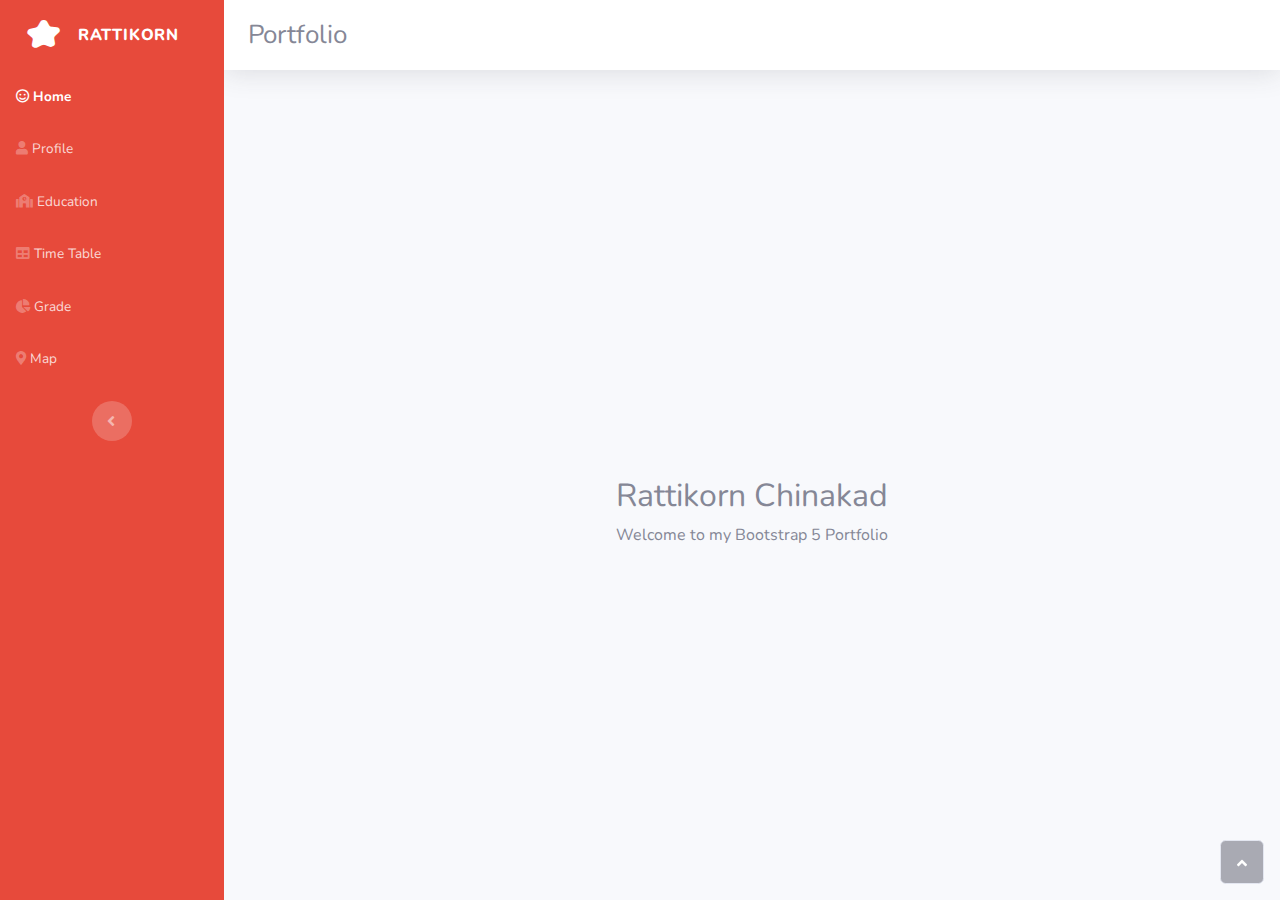
<file: index.html>
<!DOCTYPE html>
<html lang="en">

<head>
    <meta charset="utf-8">
    <meta name="viewport" content="width=device-width, initial-scale=1.0, shrink-to-fit=no">
    <title>Dashboard - Brand</title>
    <link rel="stylesheet" href="assets/bootstrap/css/bootstrap.min.css">
    <link rel="stylesheet" href="https://fonts.googleapis.com/css?family=Nunito:200,200i,300,300i,400,400i,600,600i,700,700i,800,800i,900,900i&amp;display=swap">
    <link rel="stylesheet" href="assets/fonts/fontawesome-all.min.css">
    <link rel="stylesheet" href="assets/css/styles.min.css">
</head>

<body id="page-top">
    <div id="wrapper">
        <nav class="navbar navbar-dark align-items-start sidebar sidebar-dark accordion bg-gradient-primary p-0" style="background: var(--bs-red);">
            <div class="container-fluid d-flex flex-column p-0"><a class="navbar-brand d-flex justify-content-center align-items-center sidebar-brand m-0" href="#">
                    <div class="sidebar-brand-icon rotate-n-15"><i class="fas fa-splotch"></i></div>
                    <div class="sidebar-brand-text mx-3"><span>Rattikorn</span></div>
                </a>
                <hr class="sidebar-divider my-0">
                <ul class="navbar-nav text-light" id="accordionSidebar">
                    <li class="nav-item"><a class="nav-link active" href="index.html"><i class="far fa-smile"></i><span>Home</span></a></li>
                    <li class="nav-item"><a class="nav-link" href="profile.html"><i class="fas fa-user"></i><span>Profile</span></a></li>
                    <li class="nav-item"><a class="nav-link" href="education.html"><i class="fas fa-school"></i><span>Education</span></a></li>
                    <li class="nav-item"><a class="nav-link" href="table.html"><i class="fas fa-table"></i><span>Time Table</span></a></li>
                    <li class="nav-item"><a class="nav-link" href="grade.html"><i class="fas fa-chart-pie"></i><span>Grade</span></a><a class="nav-link" href="map.html"><i class="fas fa-map-marker-alt"></i><span>Map</span></a></li>
                </ul>
                <div class="text-center d-none d-md-inline"><button class="btn rounded-circle border-0" id="sidebarToggle" type="button"></button></div>
            </div>
        </nav>
        <div class="d-flex flex-column" id="content-wrapper">
            <div id="content">
                <nav class="navbar navbar-light navbar-expand bg-white shadow mb-4 topbar static-top">
                    <div class="container-fluid"><button class="btn btn-link d-md-none rounded-circle me-3" id="sidebarToggleTop" type="button"><i class="fas fa-bars"></i></button>
                        <h1 style="font-size: 26px;text-align: left;margin-bottom: auto;margin-top: auto;border-color: rgb(255,255,255);">Portfolio</h1>
                    </div>
                </nav>
                <div class="container py-4 py-xl-5" style="height: 100%;display: flex;">
                    <div class="row mb-5" style="margin-right: auto;margin-left: auto;width: 100%;">
                        <div class="col-md-8 col-xl-6 text-center mx-auto" style="margin-bottom: auto;margin-top: auto;">
                            <h2>Rattikorn Chinakad</h2>
                            <p class="w-lg-50">Welcome to my Bootstrap 5 Portfolio</p>
                        </div>
                    </div>
                </div>
            </div>
        </div><a class="border rounded d-inline scroll-to-top" href="#page-top"><i class="fas fa-angle-up"></i></a>
    </div>
    <script src="assets/bootstrap/js/bootstrap.min.js"></script>
    <script src="assets/js/script.min.js"></script>
</body>

</html>
</file>
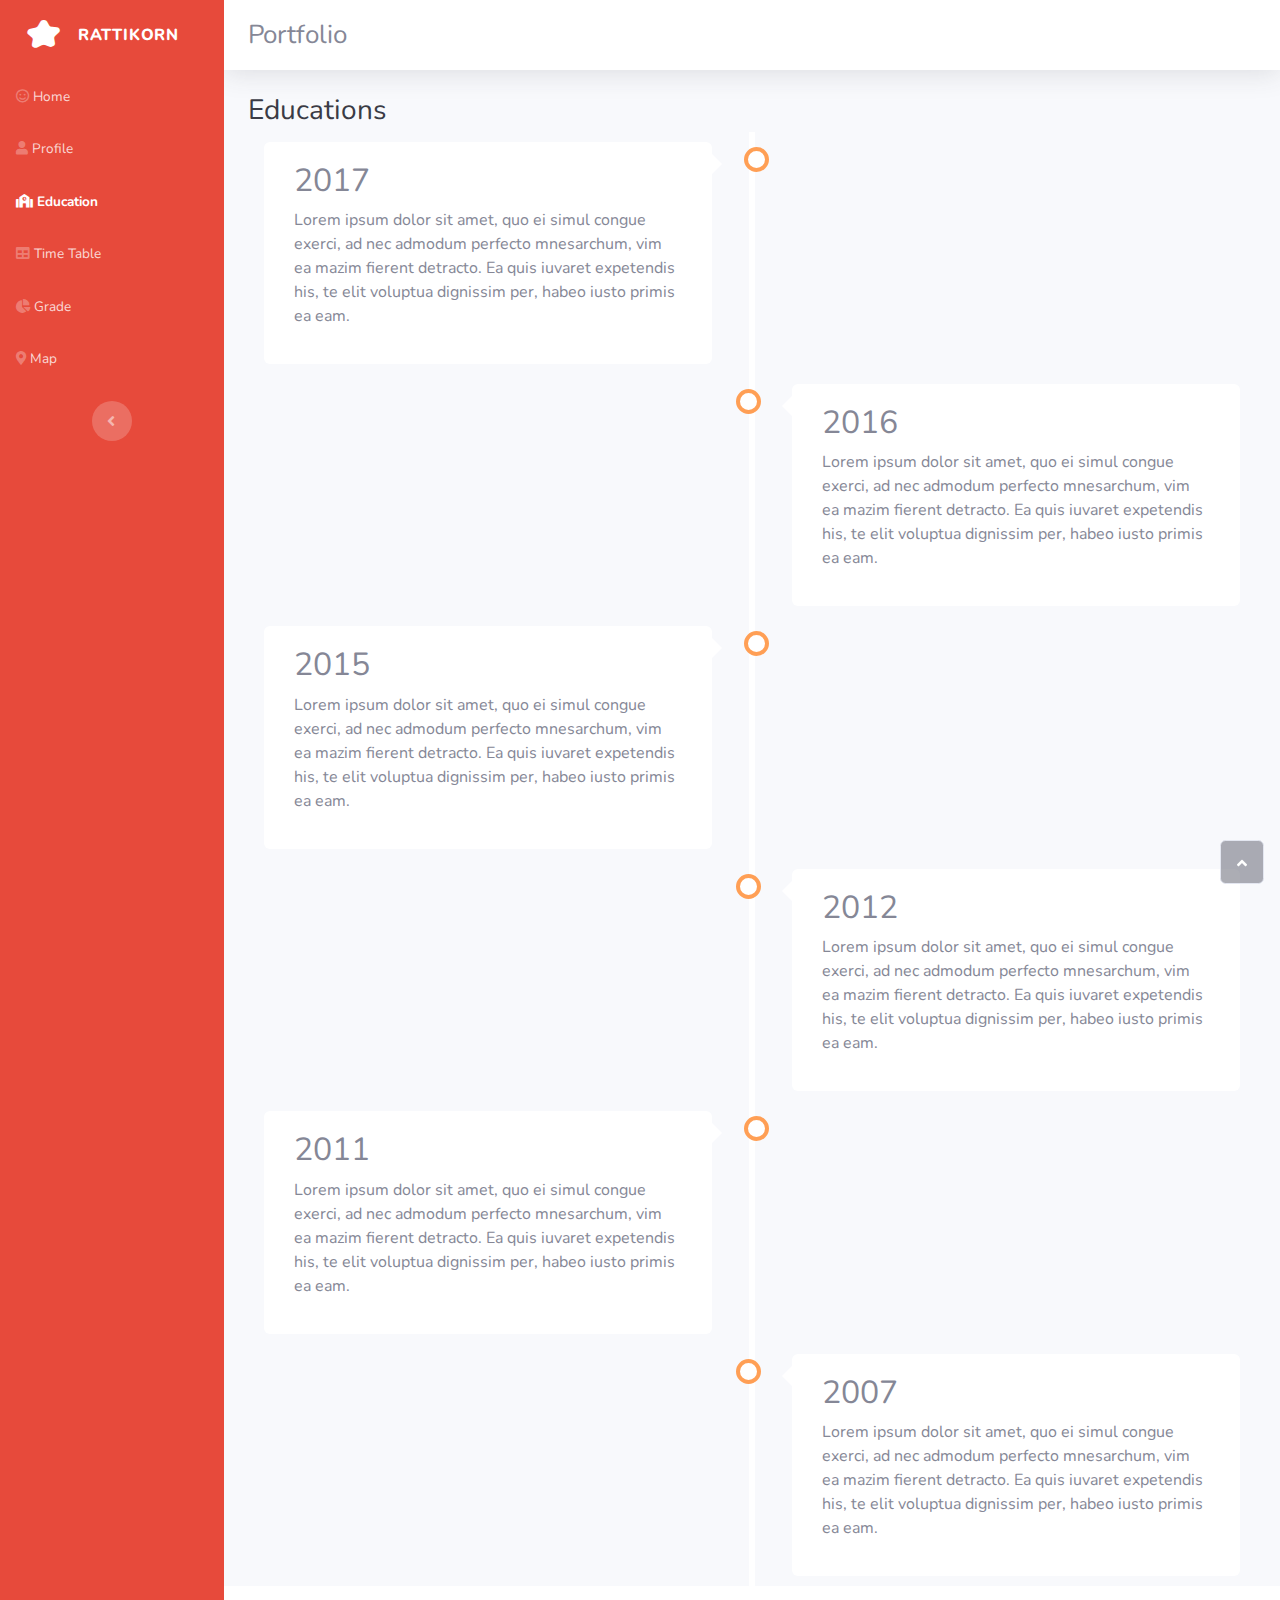
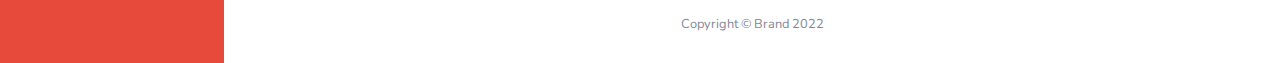
<file: education.html>
<!DOCTYPE html>
<html lang="en">

<head>
    <meta charset="utf-8">
    <meta name="viewport" content="width=device-width, initial-scale=1.0, shrink-to-fit=no">
    <title>Blank Page - Brand</title>
    <link rel="stylesheet" href="assets/bootstrap/css/bootstrap.min.css">
    <link rel="stylesheet" href="https://fonts.googleapis.com/css?family=Nunito:200,200i,300,300i,400,400i,600,600i,700,700i,800,800i,900,900i&amp;display=swap">
    <link rel="stylesheet" href="assets/fonts/fontawesome-all.min.css">
    <link rel="stylesheet" href="assets/css/styles.min.css">
</head>

<body id="page-top">
    <div id="wrapper">
        <nav class="navbar navbar-dark align-items-start sidebar sidebar-dark accordion bg-gradient-primary p-0" style="background: var(--bs-red);">
            <div class="container-fluid d-flex flex-column p-0"><a class="navbar-brand d-flex justify-content-center align-items-center sidebar-brand m-0" href="#">
                    <div class="sidebar-brand-icon rotate-n-15"><i class="fas fa-splotch"></i></div>
                    <div class="sidebar-brand-text mx-3"><span>Rattikorn</span></div>
                </a>
                <hr class="sidebar-divider my-0">
                <ul class="navbar-nav text-light" id="accordionSidebar">
                    <li class="nav-item"><a class="nav-link" href="index.html"><i class="far fa-smile"></i><span>Home</span></a></li>
                    <li class="nav-item"><a class="nav-link" href="profile.html"><i class="fas fa-user"></i><span>Profile</span></a></li>
                    <li class="nav-item"><a class="nav-link active" href="education.html"><i class="fas fa-school"></i><span>Education</span></a></li>
                    <li class="nav-item"><a class="nav-link" href="table.html"><i class="fas fa-table"></i><span>Time Table</span></a></li>
                    <li class="nav-item"><a class="nav-link" href="grade.html"><i class="fas fa-chart-pie"></i><span>Grade</span></a><a class="nav-link" href="map.html"><i class="fas fa-map-marker-alt"></i><span>Map</span></a></li>
                </ul>
                <div class="text-center d-none d-md-inline"><button class="btn rounded-circle border-0" id="sidebarToggle" type="button"></button></div>
            </div>
        </nav>
        <div class="d-flex flex-column" id="content-wrapper">
            <div id="content">
                <nav class="navbar navbar-light navbar-expand bg-white shadow mb-4 topbar static-top">
                    <div class="container-fluid"><button class="btn btn-link d-md-none rounded-circle me-3" id="sidebarToggleTop" type="button"><i class="fas fa-bars"></i></button>
                        <h1 style="font-size: 26px;text-align: left;margin-bottom: auto;margin-top: auto;border-color: rgb(255,255,255);">Portfolio</h1>
                    </div>
                </nav>
                <div class="container-fluid">
                    <h3 class="text-dark mb-1">Educations</h3>
                </div>
                <div class="gc005-timeline">
                    <div class="gc005-container gc005-left">
                        <div class="gc005-content">
                            <h2>2017</h2>
                            <p>Lorem ipsum dolor sit amet, quo ei simul congue exerci, ad nec admodum perfecto mnesarchum, vim ea mazim fierent detracto. Ea quis iuvaret expetendis his, te elit voluptua dignissim per, habeo iusto primis ea eam.</p>
                        </div>
                    </div>
                    <div class="gc005-container gc005-right">
                        <div class="gc005-content">
                            <h2>2016</h2>
                            <p>Lorem ipsum dolor sit amet, quo ei simul congue exerci, ad nec admodum perfecto mnesarchum, vim ea mazim fierent detracto. Ea quis iuvaret expetendis his, te elit voluptua dignissim per, habeo iusto primis ea eam.</p>
                        </div>
                    </div>
                    <div class="gc005-container gc005-left">
                        <div class="gc005-content">
                            <h2>2015</h2>
                            <p>Lorem ipsum dolor sit amet, quo ei simul congue exerci, ad nec admodum perfecto mnesarchum, vim ea mazim fierent detracto. Ea quis iuvaret expetendis his, te elit voluptua dignissim per, habeo iusto primis ea eam.</p>
                        </div>
                    </div>
                    <div class="gc005-container gc005-right">
                        <div class="gc005-content">
                            <h2>2012</h2>
                            <p>Lorem ipsum dolor sit amet, quo ei simul congue exerci, ad nec admodum perfecto mnesarchum, vim ea mazim fierent detracto. Ea quis iuvaret expetendis his, te elit voluptua dignissim per, habeo iusto primis ea eam.</p>
                        </div>
                    </div>
                    <div class="gc005-container gc005-left">
                        <div class="gc005-content">
                            <h2>2011</h2>
                            <p>Lorem ipsum dolor sit amet, quo ei simul congue exerci, ad nec admodum perfecto mnesarchum, vim ea mazim fierent detracto. Ea quis iuvaret expetendis his, te elit voluptua dignissim per, habeo iusto primis ea eam.</p>
                        </div>
                    </div>
                    <div class="gc005-container gc005-right">
                        <div class="gc005-content">
                            <h2>2007</h2>
                            <p>Lorem ipsum dolor sit amet, quo ei simul congue exerci, ad nec admodum perfecto mnesarchum, vim ea mazim fierent detracto. Ea quis iuvaret expetendis his, te elit voluptua dignissim per, habeo iusto primis ea eam.</p>
                        </div>
                    </div>
                </div>
            </div>
            <footer class="bg-white sticky-footer">
                <div class="container my-auto">
                    <div class="text-center my-auto copyright"><span>Copyright © Brand 2022</span></div>
                </div>
            </footer>
        </div><a class="border rounded d-inline scroll-to-top" href="#page-top"><i class="fas fa-angle-up"></i></a>
    </div>
    <script src="assets/bootstrap/js/bootstrap.min.js"></script>
    <script src="assets/js/script.min.js"></script>
</body>

</html>
</file>
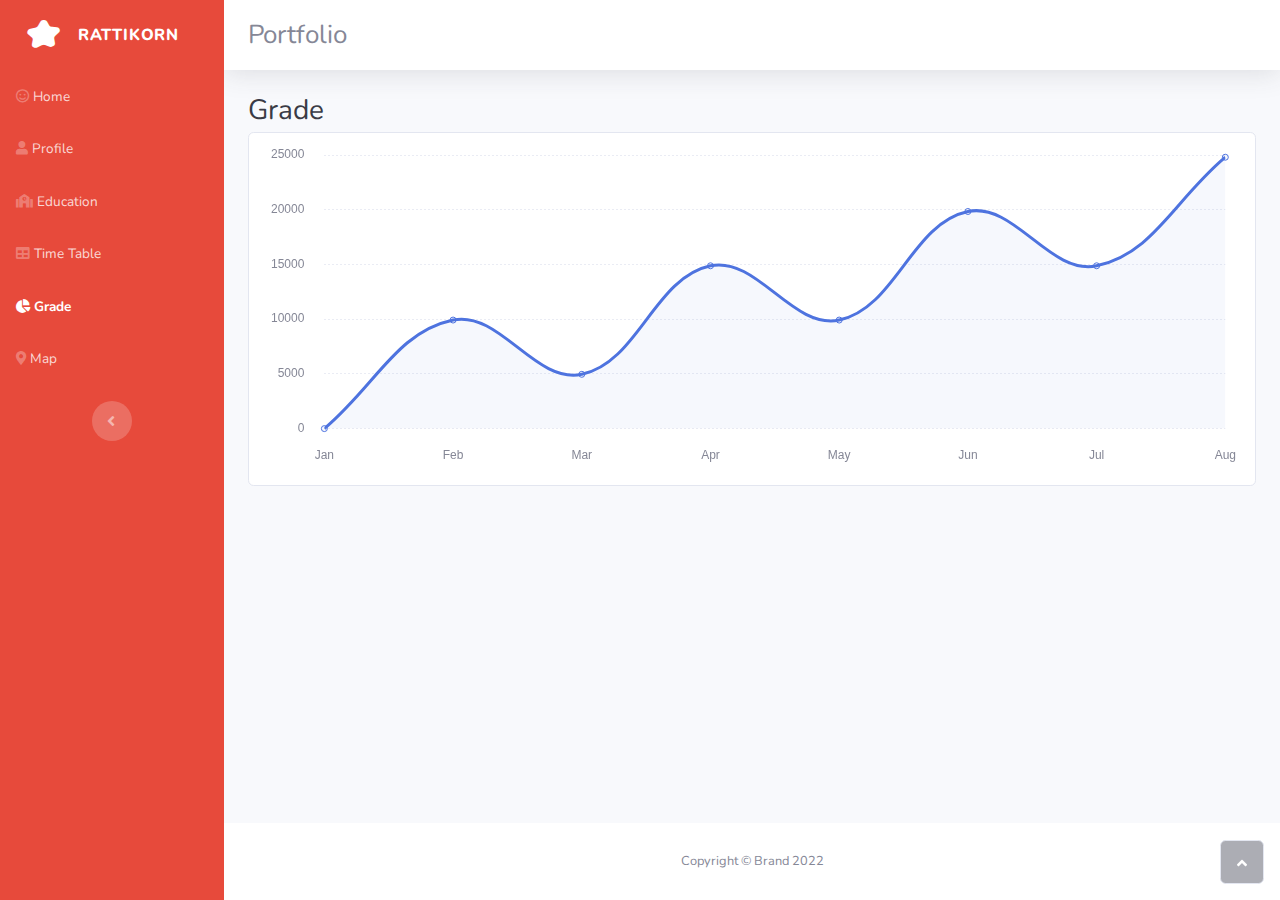
<file: grade.html>
<!DOCTYPE html>
<html lang="en">

<head>
    <meta charset="utf-8">
    <meta name="viewport" content="width=device-width, initial-scale=1.0, shrink-to-fit=no">
    <title>Blank Page - Brand</title>
    <link rel="stylesheet" href="assets/bootstrap/css/bootstrap.min.css">
    <link rel="stylesheet" href="https://fonts.googleapis.com/css?family=Nunito:200,200i,300,300i,400,400i,600,600i,700,700i,800,800i,900,900i&amp;display=swap">
    <link rel="stylesheet" href="assets/fonts/fontawesome-all.min.css">
    <link rel="stylesheet" href="assets/css/styles.min.css">
</head>

<body id="page-top">
    <div id="wrapper">
        <nav class="navbar navbar-dark align-items-start sidebar sidebar-dark accordion bg-gradient-primary p-0" style="background: var(--bs-red);">
            <div class="container-fluid d-flex flex-column p-0"><a class="navbar-brand d-flex justify-content-center align-items-center sidebar-brand m-0" href="#">
                    <div class="sidebar-brand-icon rotate-n-15"><i class="fas fa-splotch"></i></div>
                    <div class="sidebar-brand-text mx-3"><span>Rattikorn</span></div>
                </a>
                <hr class="sidebar-divider my-0">
                <ul class="navbar-nav text-light" id="accordionSidebar">
                    <li class="nav-item"><a class="nav-link" href="index.html"><i class="far fa-smile"></i><span>Home</span></a></li>
                    <li class="nav-item"><a class="nav-link" href="profile.html"><i class="fas fa-user"></i><span>Profile</span></a></li>
                    <li class="nav-item"><a class="nav-link" href="education.html"><i class="fas fa-school"></i><span>Education</span></a></li>
                    <li class="nav-item"><a class="nav-link" href="table.html"><i class="fas fa-table"></i><span>Time Table</span></a></li>
                    <li class="nav-item"><a class="nav-link active" href="grade.html"><i class="fas fa-chart-pie"></i><span>Grade</span></a><a class="nav-link" href="map.html"><i class="fas fa-map-marker-alt"></i><span>Map</span></a></li>
                </ul>
                <div class="text-center d-none d-md-inline"><button class="btn rounded-circle border-0" id="sidebarToggle" type="button"></button></div>
            </div>
        </nav>
        <div class="d-flex flex-column" id="content-wrapper">
            <div id="content">
                <nav class="navbar navbar-light navbar-expand bg-white shadow mb-4 topbar static-top">
                    <div class="container-fluid"><button class="btn btn-link d-md-none rounded-circle me-3" id="sidebarToggleTop" type="button"><i class="fas fa-bars"></i></button>
                        <h1 style="font-size: 26px;text-align: left;margin-bottom: auto;margin-top: auto;border-color: rgb(255,255,255);">Portfolio</h1>
                    </div>
                </nav>
                <div class="container-fluid">
                    <h3 class="text-dark mb-1">Grade</h3>
                </div>
                <div class="container">
                    <div class="card">
                        <div class="card-body">
                            <div class="chart-area"><canvas data-bss-chart="{&quot;type&quot;:&quot;line&quot;,&quot;data&quot;:{&quot;labels&quot;:[&quot;Jan&quot;,&quot;Feb&quot;,&quot;Mar&quot;,&quot;Apr&quot;,&quot;May&quot;,&quot;Jun&quot;,&quot;Jul&quot;,&quot;Aug&quot;],&quot;datasets&quot;:[{&quot;label&quot;:&quot;Earnings&quot;,&quot;fill&quot;:true,&quot;data&quot;:[&quot;0&quot;,&quot;10000&quot;,&quot;5000&quot;,&quot;15000&quot;,&quot;10000&quot;,&quot;20000&quot;,&quot;15000&quot;,&quot;25000&quot;],&quot;backgroundColor&quot;:&quot;rgba(78, 115, 223, 0.05)&quot;,&quot;borderColor&quot;:&quot;rgba(78, 115, 223, 1)&quot;}]},&quot;options&quot;:{&quot;maintainAspectRatio&quot;:false,&quot;legend&quot;:{&quot;display&quot;:false,&quot;labels&quot;:{&quot;fontStyle&quot;:&quot;normal&quot;}},&quot;title&quot;:{&quot;fontStyle&quot;:&quot;normal&quot;},&quot;scales&quot;:{&quot;xAxes&quot;:[{&quot;gridLines&quot;:{&quot;color&quot;:&quot;rgb(234, 236, 244)&quot;,&quot;zeroLineColor&quot;:&quot;rgb(234, 236, 244)&quot;,&quot;drawBorder&quot;:false,&quot;drawTicks&quot;:false,&quot;borderDash&quot;:[&quot;2&quot;],&quot;zeroLineBorderDash&quot;:[&quot;2&quot;],&quot;drawOnChartArea&quot;:false},&quot;ticks&quot;:{&quot;fontColor&quot;:&quot;#858796&quot;,&quot;fontStyle&quot;:&quot;normal&quot;,&quot;padding&quot;:20}}],&quot;yAxes&quot;:[{&quot;gridLines&quot;:{&quot;color&quot;:&quot;rgb(234, 236, 244)&quot;,&quot;zeroLineColor&quot;:&quot;rgb(234, 236, 244)&quot;,&quot;drawBorder&quot;:false,&quot;drawTicks&quot;:false,&quot;borderDash&quot;:[&quot;2&quot;],&quot;zeroLineBorderDash&quot;:[&quot;2&quot;]},&quot;ticks&quot;:{&quot;fontColor&quot;:&quot;#858796&quot;,&quot;fontStyle&quot;:&quot;normal&quot;,&quot;padding&quot;:20}}]}}}"></canvas></div>
                        </div>
                    </div>
                </div>
            </div>
            <footer class="bg-white sticky-footer">
                <div class="container my-auto">
                    <div class="text-center my-auto copyright"><span>Copyright © Brand 2022</span></div>
                </div>
            </footer>
        </div><a class="border rounded d-inline scroll-to-top" href="#page-top"><i class="fas fa-angle-up"></i></a>
    </div>
    <script src="assets/bootstrap/js/bootstrap.min.js"></script>
    <script src="assets/js/script.min.js"></script>
    <script src="assets/js/chart.min.min.js"></script>
</body>

</html>
</file>
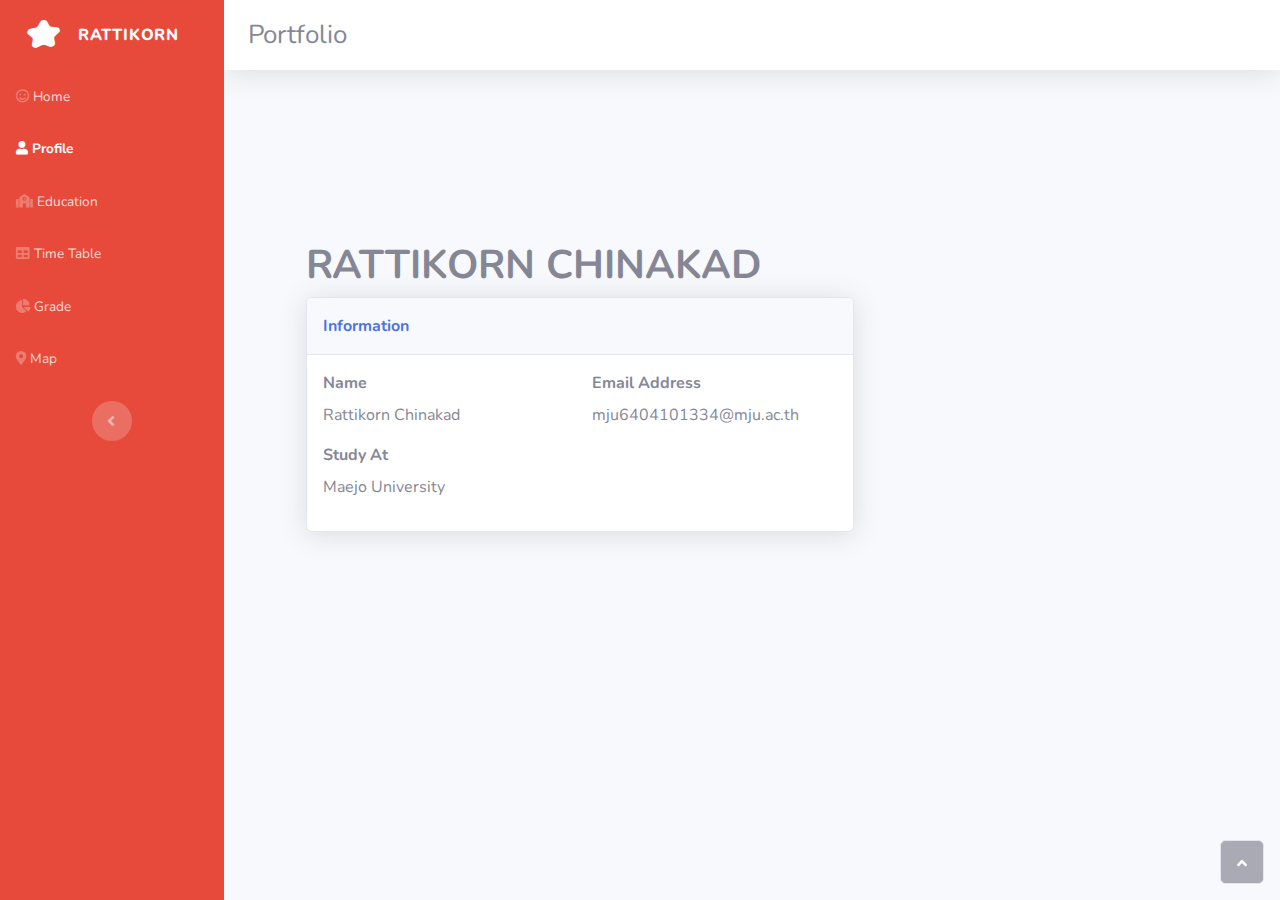
<file: profile.html>
<!DOCTYPE html>
<html lang="en">

<head>
    <meta charset="utf-8">
    <meta name="viewport" content="width=device-width, initial-scale=1.0, shrink-to-fit=no">
    <title>Profile - Brand</title>
    <link rel="stylesheet" href="assets/bootstrap/css/bootstrap.min.css">
    <link rel="stylesheet" href="https://fonts.googleapis.com/css?family=Nunito:200,200i,300,300i,400,400i,600,600i,700,700i,800,800i,900,900i&amp;display=swap">
    <link rel="stylesheet" href="assets/fonts/fontawesome-all.min.css">
    <link rel="stylesheet" href="assets/css/styles.min.css">
</head>

<body id="page-top">
    <div id="wrapper">
        <nav class="navbar navbar-dark align-items-start sidebar sidebar-dark accordion bg-gradient-primary p-0" style="background: var(--bs-red);">
            <div class="container-fluid d-flex flex-column p-0"><a class="navbar-brand d-flex justify-content-center align-items-center sidebar-brand m-0" href="#">
                    <div class="sidebar-brand-icon rotate-n-15"><i class="fas fa-splotch"></i></div>
                    <div class="sidebar-brand-text mx-3"><span>Rattikorn</span></div>
                </a>
                <hr class="sidebar-divider my-0">
                <ul class="navbar-nav text-light" id="accordionSidebar">
                    <li class="nav-item"><a class="nav-link" href="index.html"><i class="far fa-smile"></i><span>Home</span></a></li>
                    <li class="nav-item"><a class="nav-link active" href="profile.html"><i class="fas fa-user"></i><span>Profile</span></a></li>
                    <li class="nav-item"><a class="nav-link" href="education.html"><i class="fas fa-school"></i><span>Education</span></a></li>
                    <li class="nav-item"><a class="nav-link" href="table.html"><i class="fas fa-table"></i><span>Time Table</span></a></li>
                    <li class="nav-item"><a class="nav-link" href="grade.html"><i class="fas fa-chart-pie"></i><span>Grade</span></a><a class="nav-link" href="map.html"><i class="fas fa-map-marker-alt"></i><span>Map</span></a></li>
                </ul>
                <div class="text-center d-none d-md-inline"><button class="btn rounded-circle border-0" id="sidebarToggle" type="button"></button></div>
            </div>
        </nav>
        <div class="d-flex flex-column" id="content-wrapper">
            <div id="content">
                <nav class="navbar navbar-light navbar-expand bg-white shadow mb-4 topbar static-top">
                    <div class="container-fluid"><button class="btn btn-link d-md-none rounded-circle me-3" id="sidebarToggleTop" type="button"><i class="fas fa-bars"></i></button>
                        <h1 style="font-size: 26px;text-align: left;margin-bottom: auto;margin-top: auto;border-color: rgb(255,255,255);">Portfolio</h1>
                    </div>
                </nav>
                <section>
                    <div data-bss-parallax-bg="true" style="height: 600px;background-image: url(https://cdn.bootstrapstudio.io/placeholders/1400x800.png);background-position: center;background-size: cover;">
                        <div class="container h-100">
                            <div class="row h-100">
                                <div class="col-md-6 col-lg-8 text-center text-md-start d-flex d-sm-flex d-md-flex justify-content-center align-items-center justify-content-md-start align-items-md-center justify-content-xl-center">
                                    <div>
                                        <h1 class="text-uppercase fw-bold" style="width: 100%;">Rattikorn chinakad</h1>
                                        <div class="card shadow mb-3">
                                            <div class="card-header py-3">
                                                <p class="text-primary m-0 fw-bold">Information</p>
                                            </div>
                                            <div class="card-body">
                                                <form>
                                                    <div class="row">
                                                        <div class="col-lg-6">
                                                            <div class="mb-3"><label class="form-label" for="username"><strong>Name</strong><br></label>
                                                                <p>Rattikorn Chinakad</p>
                                                            </div>
                                                        </div>
                                                        <div class="col-lg-6">
                                                            <div class="mb-3"><label class="form-label" for="email"><strong>Email Address</strong></label>
                                                                <p>mju6404101334@mju.ac.th</p>
                                                            </div>
                                                        </div>
                                                        <div class="col-lg-5">
                                                            <div class="mb-3"><label class="form-label" for="email"><strong>Study At</strong></label>
                                                                <p>Maejo University</p>
                                                            </div>
                                                        </div>
                                                    </div>
                                                </form>
                                            </div>
                                        </div>
                                    </div>
                                </div>
                            </div>
                        </div>
                    </div>
                </section>
            </div>
        </div><a class="border rounded d-inline scroll-to-top" href="#page-top"><i class="fas fa-angle-up"></i></a>
    </div>
    <script src="assets/bootstrap/js/bootstrap.min.js"></script>
    <script src="assets/js/script.min.js"></script>
</body>

</html>
</file>
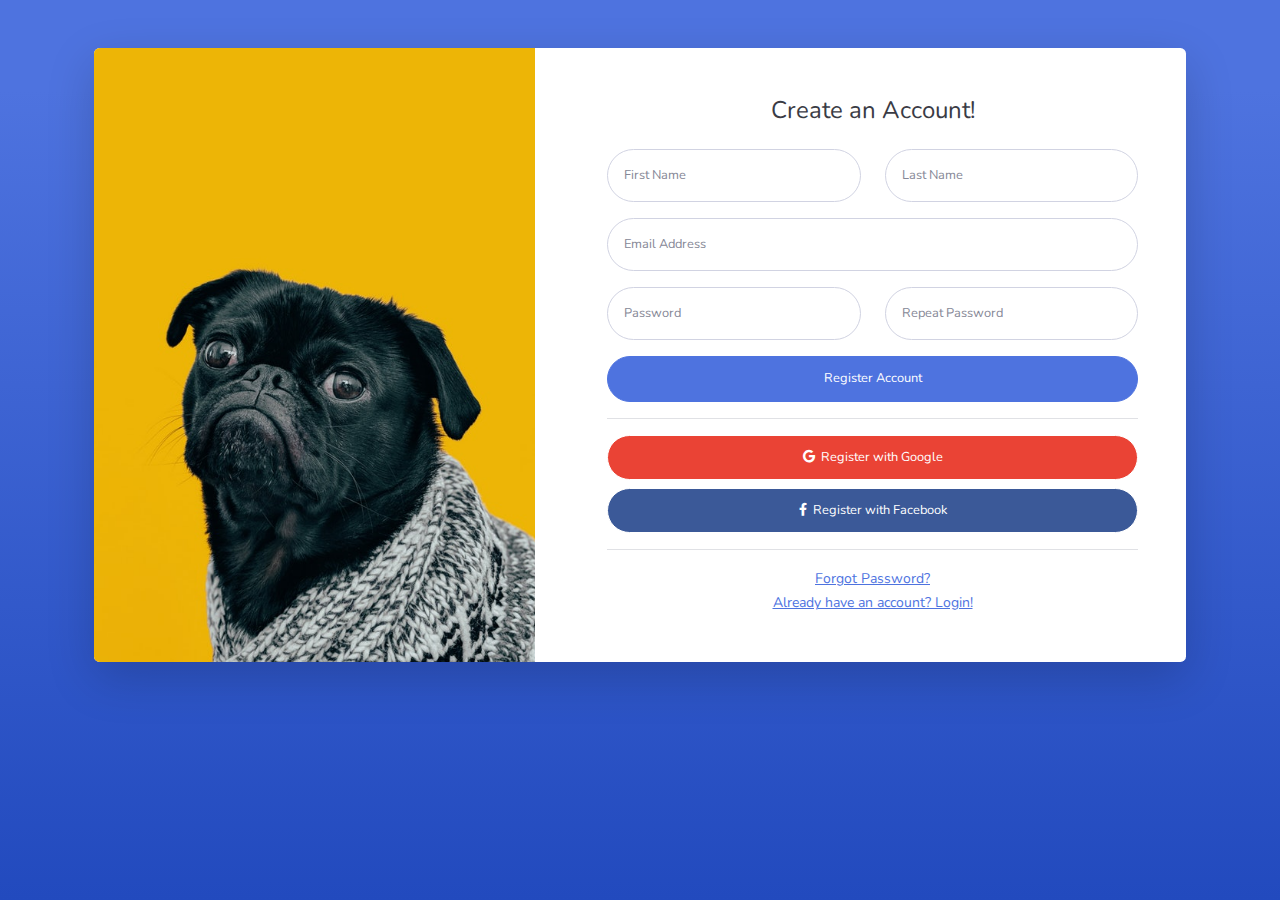
<file: register.html>
<!DOCTYPE html>
<html lang="en">

<head>
    <meta charset="utf-8">
    <meta name="viewport" content="width=device-width, initial-scale=1.0, shrink-to-fit=no">
    <title>Register - Brand</title>
    <link rel="stylesheet" href="assets/bootstrap/css/bootstrap.min.css">
    <link rel="stylesheet" href="https://fonts.googleapis.com/css?family=Nunito:200,200i,300,300i,400,400i,600,600i,700,700i,800,800i,900,900i&amp;display=swap">
    <link rel="stylesheet" href="assets/fonts/fontawesome-all.min.css">
    <link rel="stylesheet" href="assets/css/styles.min.css">
</head>

<body class="bg-gradient-primary">
    <div class="container">
        <div class="card shadow-lg o-hidden border-0 my-5">
            <div class="card-body p-0">
                <div class="row">
                    <div class="col-lg-5 d-none d-lg-flex">
                        <div class="flex-grow-1 bg-register-image" style="background-image: url(&quot;assets/img/dogs/image2.jpeg&quot;);"></div>
                    </div>
                    <div class="col-lg-7">
                        <div class="p-5">
                            <div class="text-center">
                                <h4 class="text-dark mb-4">Create an Account!</h4>
                            </div>
                            <form class="user">
                                <div class="row mb-3">
                                    <div class="col-sm-6 mb-3 mb-sm-0"><input class="form-control form-control-user" type="text" id="exampleFirstName" placeholder="First Name" name="first_name"></div>
                                    <div class="col-sm-6"><input class="form-control form-control-user" type="text" id="exampleLastName" placeholder="Last Name" name="last_name"></div>
                                </div>
                                <div class="mb-3"><input class="form-control form-control-user" type="email" id="exampleInputEmail" aria-describedby="emailHelp" placeholder="Email Address" name="email"></div>
                                <div class="row mb-3">
                                    <div class="col-sm-6 mb-3 mb-sm-0"><input class="form-control form-control-user" type="password" id="examplePasswordInput" placeholder="Password" name="password"></div>
                                    <div class="col-sm-6"><input class="form-control form-control-user" type="password" id="exampleRepeatPasswordInput" placeholder="Repeat Password" name="password_repeat"></div>
                                </div><button class="btn btn-primary d-block btn-user w-100" type="submit">Register Account</button>
                                <hr><a class="btn btn-primary d-block btn-google btn-user w-100 mb-2" role="button"><i class="fab fa-google"></i>&nbsp; Register with Google</a><a class="btn btn-primary d-block btn-facebook btn-user w-100" role="button"><i class="fab fa-facebook-f"></i>&nbsp; Register with Facebook</a>
                                <hr>
                            </form>
                            <div class="text-center"><a class="small" href="forgot-password.html">Forgot Password?</a></div>
                            <div class="text-center"><a class="small" href="login.html">Already have an account? Login!</a></div>
                        </div>
                    </div>
                </div>
            </div>
        </div>
    </div>
    <script src="assets/bootstrap/js/bootstrap.min.js"></script>
    <script src="assets/js/script.min.js"></script>
</body>

</html>
</file>
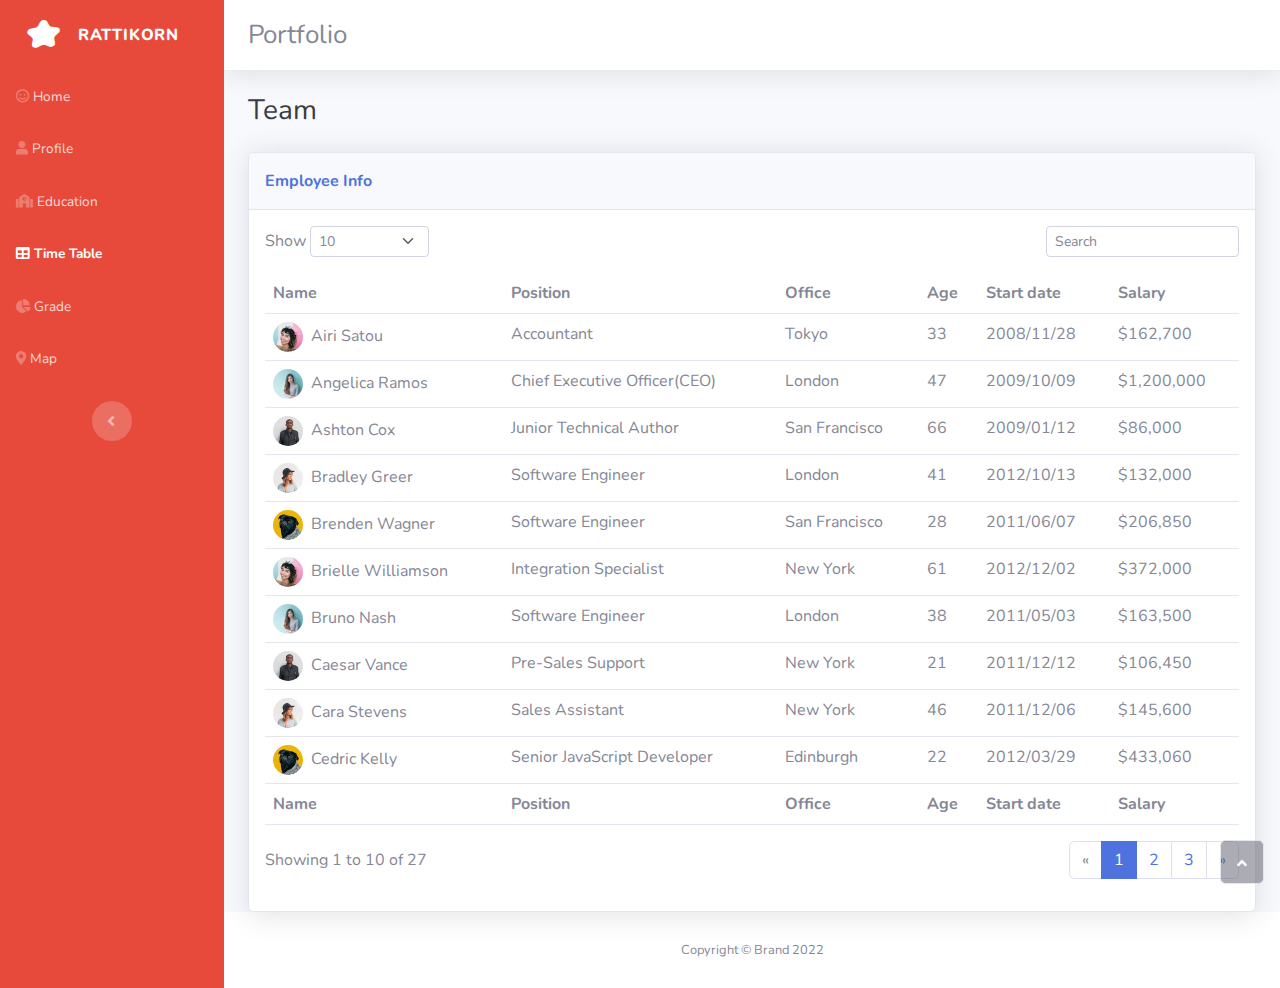
<file: table.html>
<!DOCTYPE html>
<html lang="en">

<head>
    <meta charset="utf-8">
    <meta name="viewport" content="width=device-width, initial-scale=1.0, shrink-to-fit=no">
    <title>Table - Brand</title>
    <link rel="stylesheet" href="assets/bootstrap/css/bootstrap.min.css">
    <link rel="stylesheet" href="https://fonts.googleapis.com/css?family=Nunito:200,200i,300,300i,400,400i,600,600i,700,700i,800,800i,900,900i&amp;display=swap">
    <link rel="stylesheet" href="assets/fonts/fontawesome-all.min.css">
    <link rel="stylesheet" href="assets/css/styles.min.css">
</head>

<body id="page-top">
    <div id="wrapper">
        <nav class="navbar navbar-dark align-items-start sidebar sidebar-dark accordion bg-gradient-primary p-0" style="background: var(--bs-red);">
            <div class="container-fluid d-flex flex-column p-0"><a class="navbar-brand d-flex justify-content-center align-items-center sidebar-brand m-0" href="#">
                    <div class="sidebar-brand-icon rotate-n-15"><i class="fas fa-splotch"></i></div>
                    <div class="sidebar-brand-text mx-3"><span>Rattikorn</span></div>
                </a>
                <hr class="sidebar-divider my-0">
                <ul class="navbar-nav text-light" id="accordionSidebar">
                    <li class="nav-item"><a class="nav-link" href="index.html"><i class="far fa-smile"></i><span>Home</span></a></li>
                    <li class="nav-item"><a class="nav-link" href="profile.html"><i class="fas fa-user"></i><span>Profile</span></a></li>
                    <li class="nav-item"><a class="nav-link" href="education.html"><i class="fas fa-school"></i><span>Education</span></a></li>
                    <li class="nav-item"><a class="nav-link active" href="table.html"><i class="fas fa-table"></i><span>Time Table</span></a></li>
                    <li class="nav-item"><a class="nav-link" href="grade.html"><i class="fas fa-chart-pie"></i><span>Grade</span></a><a class="nav-link" href="map.html"><i class="fas fa-map-marker-alt"></i><span>Map</span></a></li>
                </ul>
                <div class="text-center d-none d-md-inline"><button class="btn rounded-circle border-0" id="sidebarToggle" type="button"></button></div>
            </div>
        </nav>
        <div class="d-flex flex-column" id="content-wrapper">
            <div id="content">
                <nav class="navbar navbar-light navbar-expand bg-white shadow mb-4 topbar static-top">
                    <div class="container-fluid"><button class="btn btn-link d-md-none rounded-circle me-3" id="sidebarToggleTop" type="button"><i class="fas fa-bars"></i></button>
                        <h1 style="font-size: 26px;text-align: left;margin-bottom: auto;margin-top: auto;border-color: rgb(255,255,255);">Portfolio</h1>
                    </div>
                </nav>
                <div class="container-fluid">
                    <h3 class="text-dark mb-4">Team</h3>
                    <div class="card shadow">
                        <div class="card-header py-3">
                            <p class="text-primary m-0 fw-bold">Employee Info</p>
                        </div>
                        <div class="card-body">
                            <div class="row">
                                <div class="col-md-6 text-nowrap">
                                    <div id="dataTable_length" class="dataTables_length" aria-controls="dataTable"><label class="form-label">Show&nbsp;<select class="d-inline-block form-select form-select-sm">
                                                <option value="10" selected="">10</option>
                                                <option value="25">25</option>
                                                <option value="50">50</option>
                                                <option value="100">100</option>
                                            </select>&nbsp;</label></div>
                                </div>
                                <div class="col-md-6">
                                    <div class="text-md-end dataTables_filter" id="dataTable_filter"><label class="form-label"><input type="search" class="form-control form-control-sm" aria-controls="dataTable" placeholder="Search"></label></div>
                                </div>
                            </div>
                            <div class="table-responsive table mt-2" id="dataTable" role="grid" aria-describedby="dataTable_info">
                                <table class="table my-0" id="dataTable">
                                    <thead>
                                        <tr>
                                            <th>Name</th>
                                            <th>Position</th>
                                            <th>Office</th>
                                            <th>Age</th>
                                            <th>Start date</th>
                                            <th>Salary</th>
                                        </tr>
                                    </thead>
                                    <tbody>
                                        <tr>
                                            <td><img class="rounded-circle me-2" width="30" height="30" src="assets/img/avatars/avatar1.jpeg">Airi Satou</td>
                                            <td>Accountant</td>
                                            <td>Tokyo</td>
                                            <td>33</td>
                                            <td>2008/11/28</td>
                                            <td>$162,700</td>
                                        </tr>
                                        <tr>
                                            <td><img class="rounded-circle me-2" width="30" height="30" src="assets/img/avatars/avatar2.jpeg">Angelica Ramos</td>
                                            <td>Chief Executive Officer(CEO)</td>
                                            <td>London</td>
                                            <td>47</td>
                                            <td>2009/10/09<br></td>
                                            <td>$1,200,000</td>
                                        </tr>
                                        <tr>
                                            <td><img class="rounded-circle me-2" width="30" height="30" src="assets/img/avatars/avatar3.jpeg">Ashton Cox</td>
                                            <td>Junior Technical Author</td>
                                            <td>San Francisco</td>
                                            <td>66</td>
                                            <td>2009/01/12<br></td>
                                            <td>$86,000</td>
                                        </tr>
                                        <tr>
                                            <td><img class="rounded-circle me-2" width="30" height="30" src="assets/img/avatars/avatar4.jpeg">Bradley Greer</td>
                                            <td>Software Engineer</td>
                                            <td>London</td>
                                            <td>41</td>
                                            <td>2012/10/13<br></td>
                                            <td>$132,000</td>
                                        </tr>
                                        <tr>
                                            <td><img class="rounded-circle me-2" width="30" height="30" src="assets/img/avatars/avatar5.jpeg">Brenden Wagner</td>
                                            <td>Software Engineer</td>
                                            <td>San Francisco</td>
                                            <td>28</td>
                                            <td>2011/06/07<br></td>
                                            <td>$206,850</td>
                                        </tr>
                                        <tr>
                                            <td><img class="rounded-circle me-2" width="30" height="30" src="assets/img/avatars/avatar1.jpeg">Brielle Williamson</td>
                                            <td>Integration Specialist</td>
                                            <td>New York</td>
                                            <td>61</td>
                                            <td>2012/12/02<br></td>
                                            <td>$372,000</td>
                                        </tr>
                                        <tr>
                                            <td><img class="rounded-circle me-2" width="30" height="30" src="assets/img/avatars/avatar2.jpeg">Bruno Nash<br></td>
                                            <td>Software Engineer</td>
                                            <td>London</td>
                                            <td>38</td>
                                            <td>2011/05/03<br></td>
                                            <td>$163,500</td>
                                        </tr>
                                        <tr>
                                            <td><img class="rounded-circle me-2" width="30" height="30" src="assets/img/avatars/avatar3.jpeg">Caesar Vance</td>
                                            <td>Pre-Sales Support</td>
                                            <td>New York</td>
                                            <td>21</td>
                                            <td>2011/12/12<br></td>
                                            <td>$106,450</td>
                                        </tr>
                                        <tr>
                                            <td><img class="rounded-circle me-2" width="30" height="30" src="assets/img/avatars/avatar4.jpeg">Cara Stevens</td>
                                            <td>Sales Assistant</td>
                                            <td>New York</td>
                                            <td>46</td>
                                            <td>2011/12/06<br></td>
                                            <td>$145,600</td>
                                        </tr>
                                        <tr>
                                            <td><img class="rounded-circle me-2" width="30" height="30" src="assets/img/avatars/avatar5.jpeg">Cedric Kelly</td>
                                            <td>Senior JavaScript Developer</td>
                                            <td>Edinburgh</td>
                                            <td>22</td>
                                            <td>2012/03/29<br></td>
                                            <td>$433,060</td>
                                        </tr>
                                    </tbody>
                                    <tfoot>
                                        <tr>
                                            <td><strong>Name</strong></td>
                                            <td><strong>Position</strong></td>
                                            <td><strong>Office</strong></td>
                                            <td><strong>Age</strong></td>
                                            <td><strong>Start date</strong></td>
                                            <td><strong>Salary</strong></td>
                                        </tr>
                                    </tfoot>
                                </table>
                            </div>
                            <div class="row">
                                <div class="col-md-6 align-self-center">
                                    <p id="dataTable_info" class="dataTables_info" role="status" aria-live="polite">Showing 1 to 10 of 27</p>
                                </div>
                                <div class="col-md-6">
                                    <nav class="d-lg-flex justify-content-lg-end dataTables_paginate paging_simple_numbers">
                                        <ul class="pagination">
                                            <li class="page-item disabled"><a class="page-link" aria-label="Previous" href="#"><span aria-hidden="true">«</span></a></li>
                                            <li class="page-item active"><a class="page-link" href="#">1</a></li>
                                            <li class="page-item"><a class="page-link" href="#">2</a></li>
                                            <li class="page-item"><a class="page-link" href="#">3</a></li>
                                            <li class="page-item"><a class="page-link" aria-label="Next" href="#"><span aria-hidden="true">»</span></a></li>
                                        </ul>
                                    </nav>
                                </div>
                            </div>
                        </div>
                    </div>
                </div>
            </div>
            <footer class="bg-white sticky-footer">
                <div class="container my-auto">
                    <div class="text-center my-auto copyright"><span>Copyright © Brand 2022</span></div>
                </div>
            </footer>
        </div><a class="border rounded d-inline scroll-to-top" href="#page-top"><i class="fas fa-angle-up"></i></a>
    </div>
    <script src="assets/bootstrap/js/bootstrap.min.js"></script>
    <script src="assets/js/script.min.js"></script>
</body>

</html>
</file>
<file: assets/css/styles.min.css>
.bs-icon{--bs-icon-size:.75rem;display:flex;flex-shrink:0;justify-content:center;align-items:center;font-size:var(--bs-icon-size);width:calc(var(--bs-icon-size) * 2);height:calc(var(--bs-icon-size) * 2);color:var(--bs-primary)}.bs-icon-xs{--bs-icon-size:1rem;width:calc(var(--bs-icon-size) * 1.5);height:calc(var(--bs-icon-size) * 1.5)}.bs-icon-sm{--bs-icon-size:1rem}.bs-icon-md{--bs-icon-size:1.5rem}.bs-icon-lg{--bs-icon-size:2rem}.bs-icon-xl{--bs-icon-size:2.5rem}.bs-icon.bs-icon-primary{color:var(--bs-white);background:var(--bs-primary)}.bs-icon.bs-icon-primary-light{color:var(--bs-primary);background:rgba(var(--bs-primary-rgb),.2)}.bs-icon.bs-icon-semi-white{color:var(--bs-primary);background:rgba(255,255,255,.5)}.bs-icon.bs-icon-rounded{border-radius:.5rem}.bs-icon.bs-icon-circle{border-radius:50%}.fit-cover{object-fit:cover}*{box-sizing:border-box}.gc005-timeline{position:relative;max-width:1200px;margin:0 auto}.gc005-timeline::after{content:'';position:absolute;width:6px;background-color:#fff;top:0;bottom:0;left:50%;margin-left:-3px}.gc005-container{padding:10px 40px;position:relative;background-color:inherit;width:50%}.gc005-container::after{content:'';position:absolute;width:25px;height:25px;right:-17px;background-color:#fff;border:4px solid #ff9f55;top:15px;border-radius:50%;z-index:1}.gc005-left{left:0}.gc005-right{left:50%}.gc005-left::before{content:" ";height:0;position:absolute;top:22px;width:0;z-index:1;right:30px;border:solid #fff;border-width:10px 0 10px 10px;border-color:transparent transparent transparent #fff}.gc005-right::before{content:" ";height:0;position:absolute;top:22px;width:0;z-index:1;left:30px;border:solid #fff;border-width:10px 10px 10px 0;border-color:transparent #fff transparent transparent}.gc005-right::after{left:-16px}.gc005-content{padding:20px 30px;background-color:#fff;position:relative;border-radius:6px}@media screen and (max-width:600px){.gc005-timeline::after{left:31px}.gc005-container{width:100%;padding-left:70px;padding-right:25px}.gc005-container::before{left:60px;border:solid #fff;border-width:10px 10px 10px 0;border-color:transparent #fff transparent transparent}.gc005-left::after,.gc005-right::after{left:15px}.gc005-right{left:0}}
</file>
